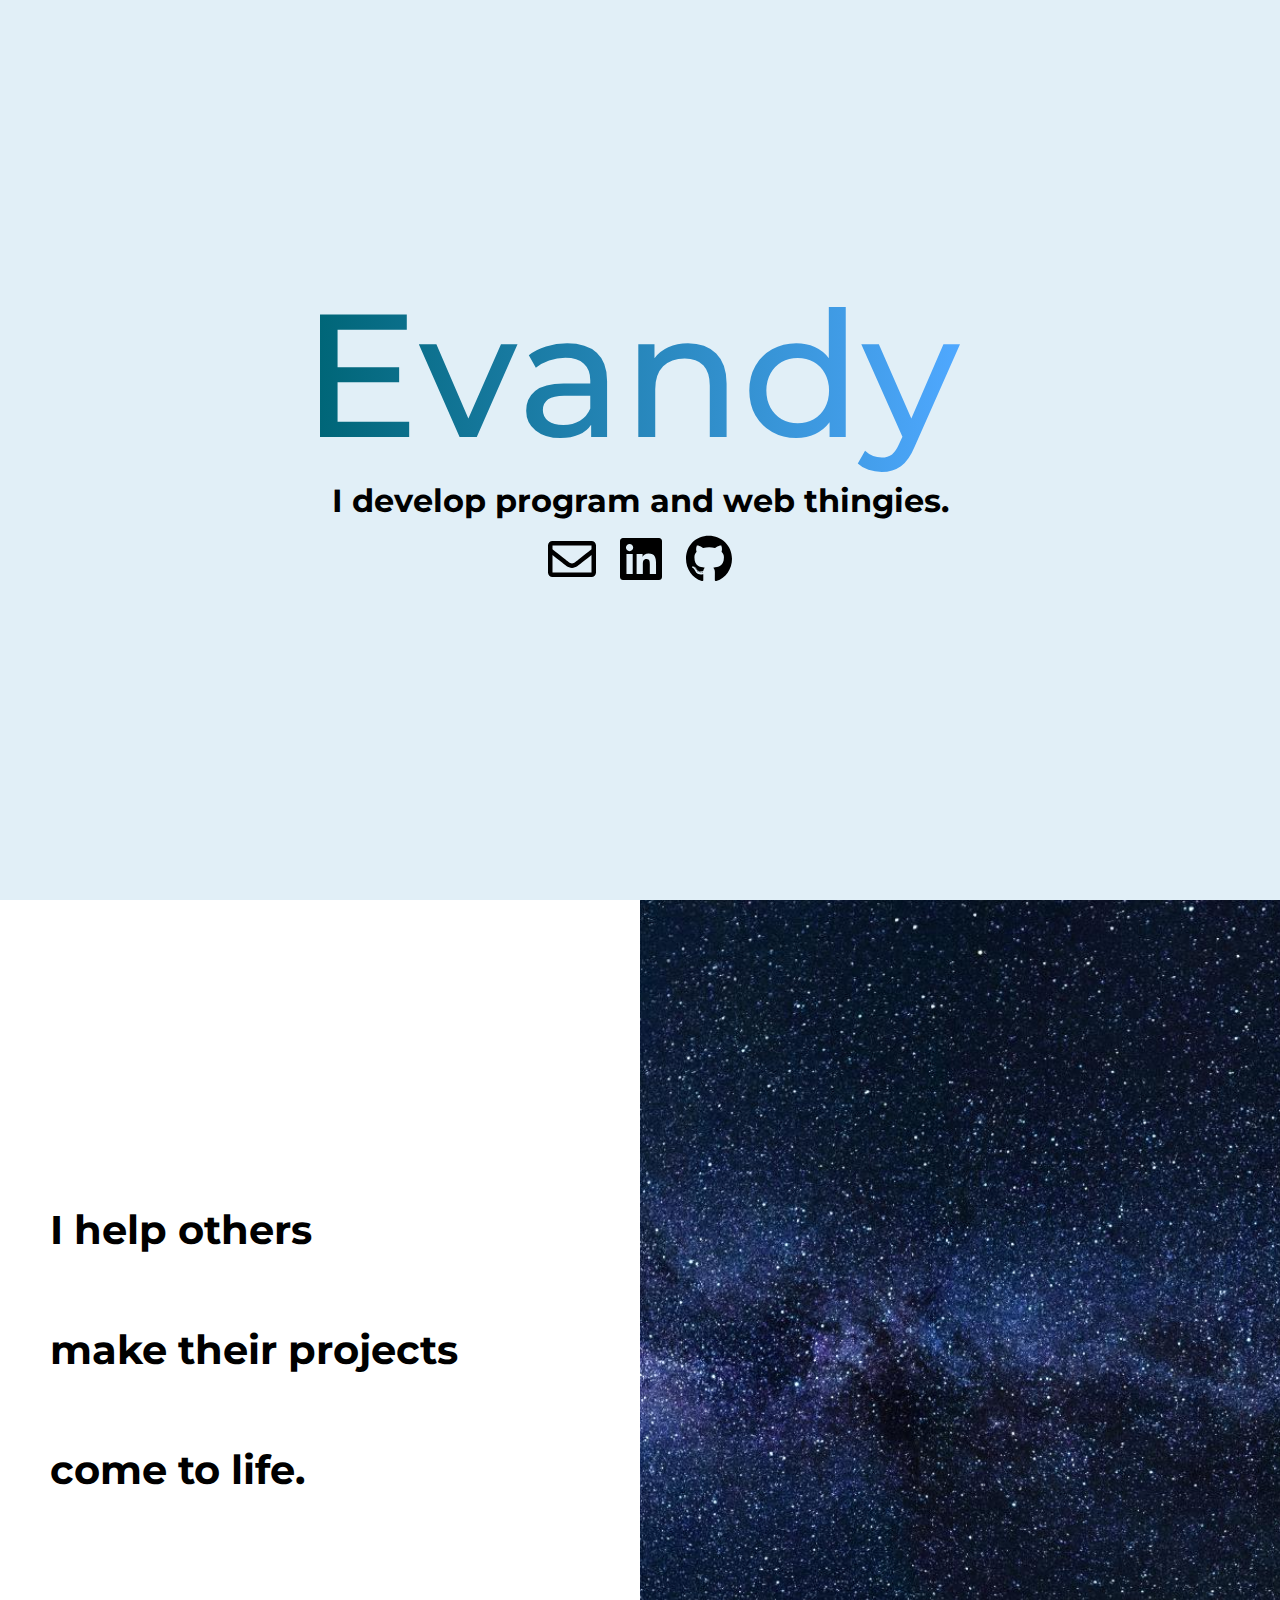
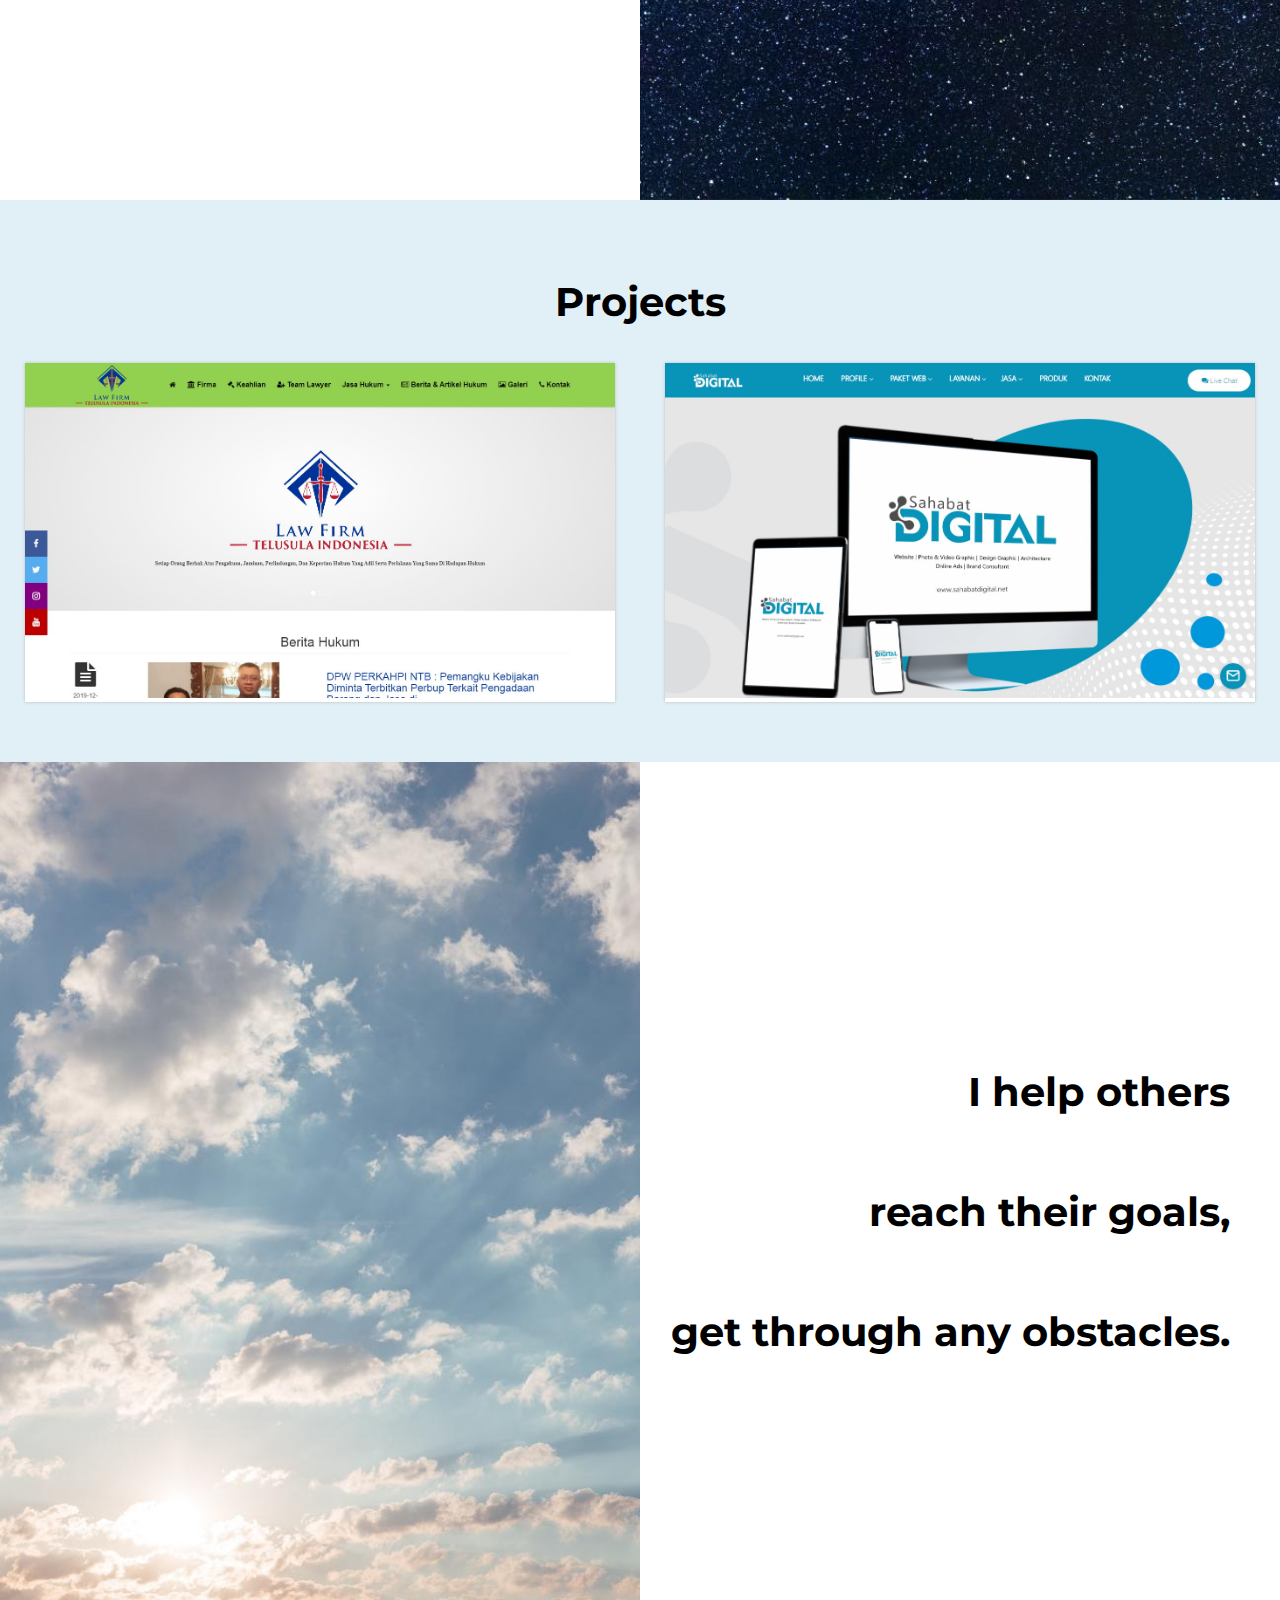
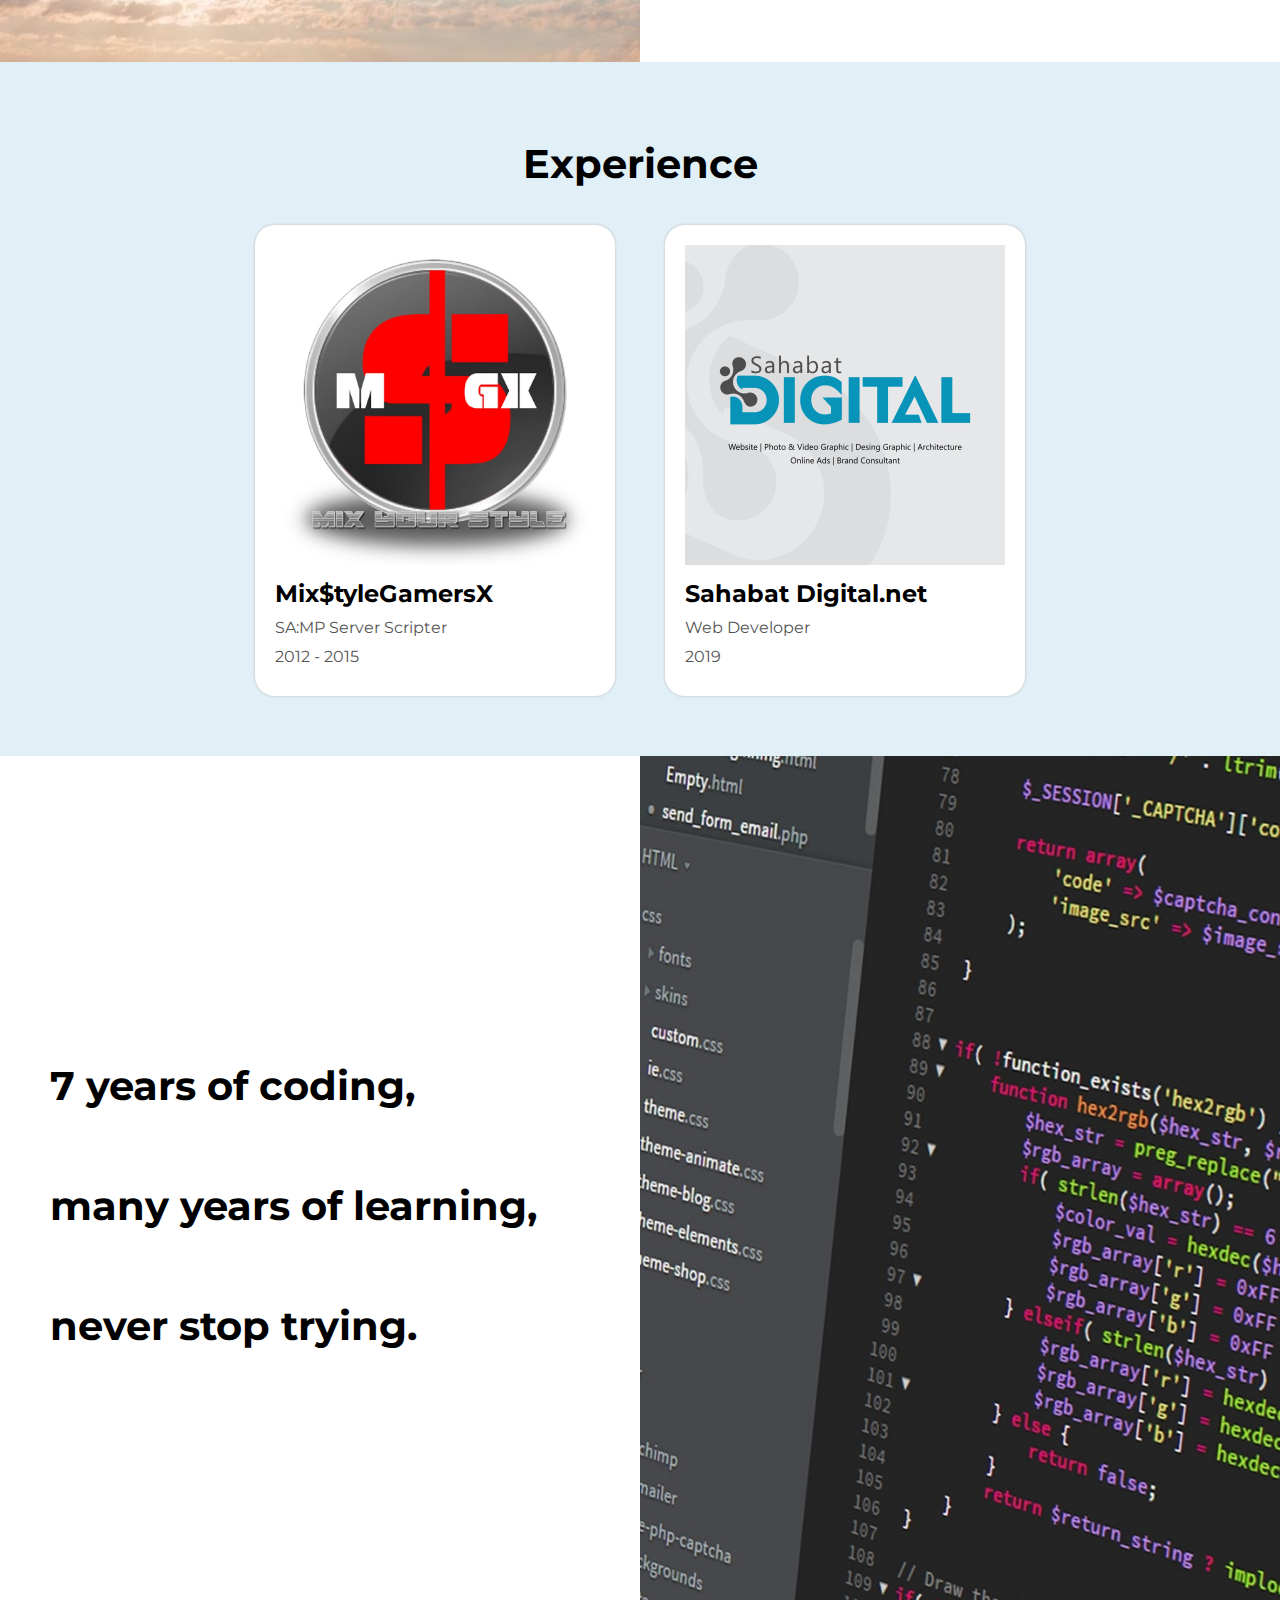
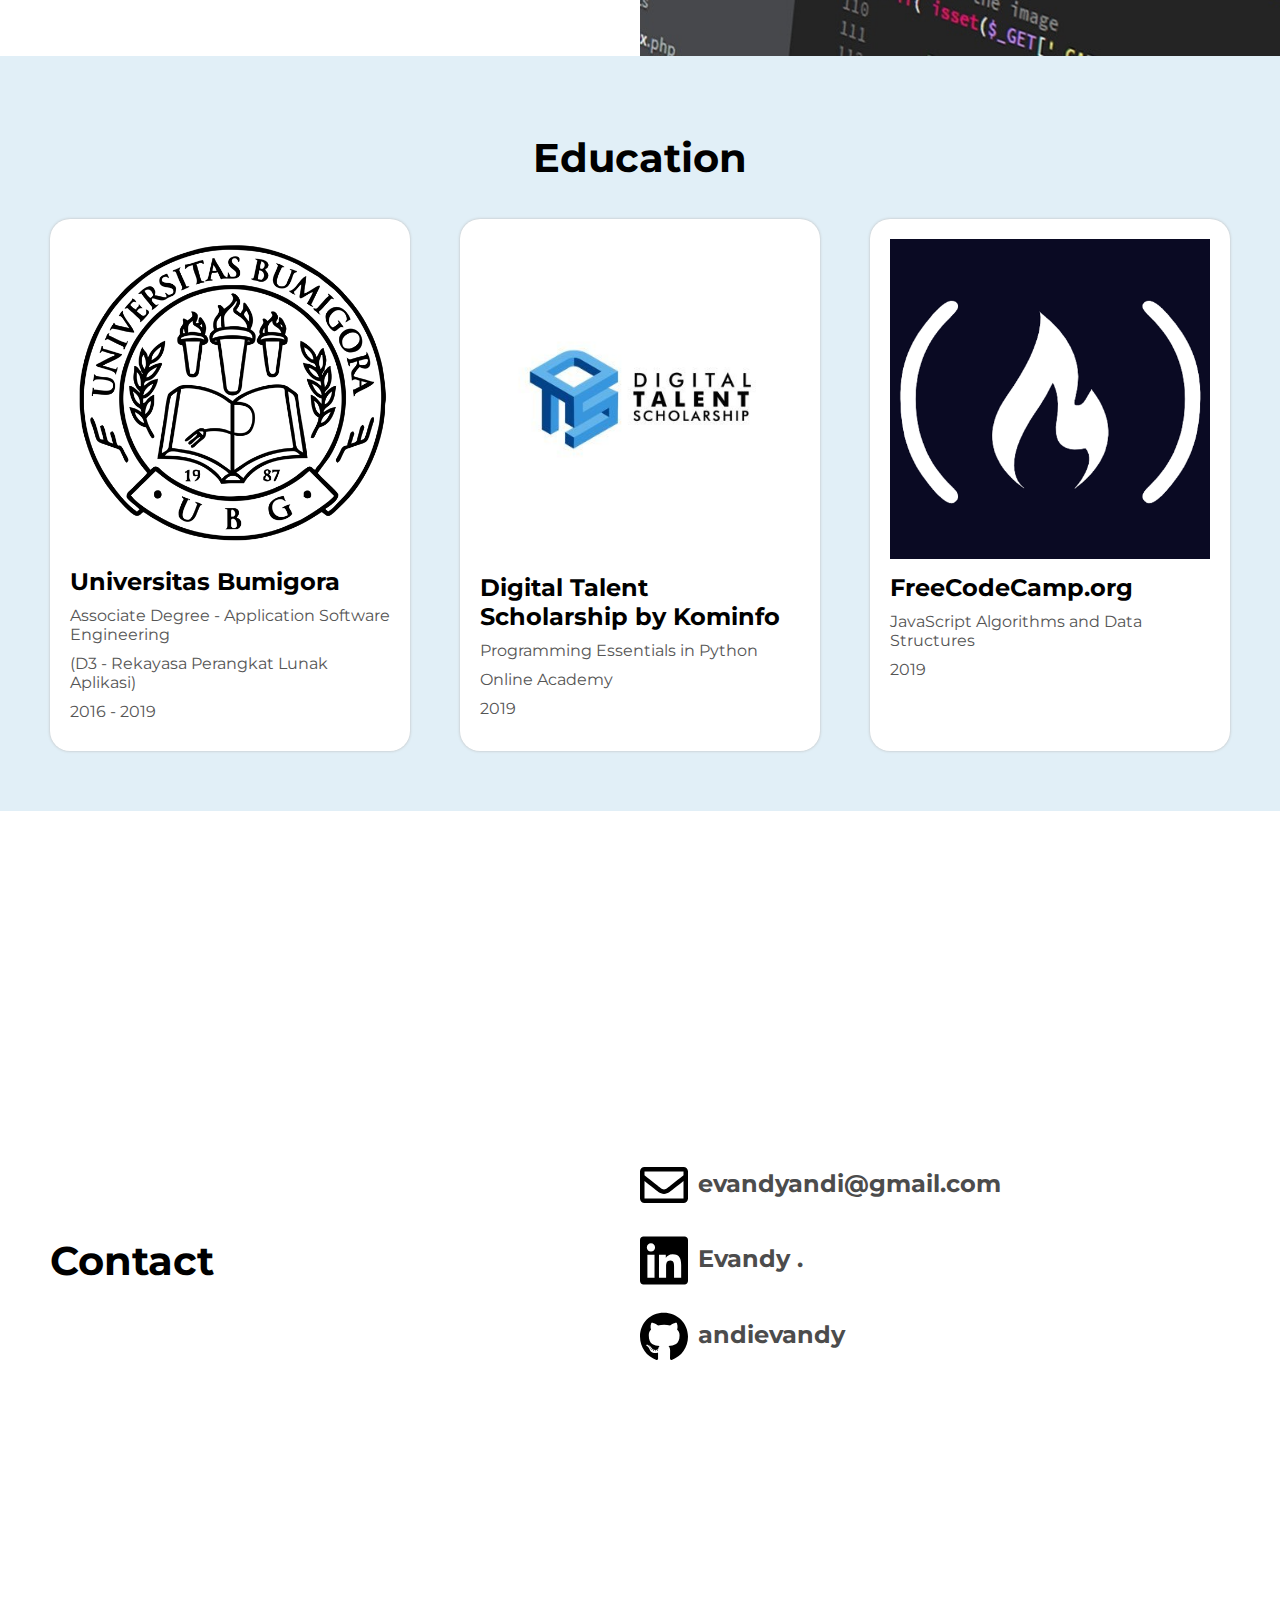
<file: index.html>
<!DOCTYPE html>
<html lang="en">
<head>
    <meta charset="UTF-8">
    <meta name="viewport" content="width=device-width, initial-scale=1.0">
    <meta http-equiv="X-UA-Compatible" content="ie=edge">
    <title>Evandy</title>
    <link rel="apple-touch-icon" sizes="180x180" href="apple-touch-icon.png">
    <link rel="icon" type="image/png" sizes="32x32" href="favicon-32x32.png">
    <link rel="icon" type="image/png" sizes="16x16" href="favicon-16x16.png">
    <link rel="manifest" href="site.webmanifest">
    <link href="https://fonts.googleapis.com/css?family=Montserrat:400,500,700&display=swap" rel="stylesheet">
    <link rel="stylesheet" href="css/style.css">
</head>
<body>
    <section class="landing">
        <div class="middle">
            <img src="img/name.svg">
            <h1>I develop program and web thingies.</h1>
            <div class="icon-contact">
                <a href="mailto:evandyandi@gmail.com" target="_blank" rel="noopener noreferer"><img src="img/envelope.svg" alt="E-mail"></a>
                <a href="https://www.linkedin.com/in/evandy-812979194/" target="_blank" rel="noopener noreferer"><img src="img/linkedin.svg" alt="LinkedIn"></a>
                <a href="https://www.github.com/andievandy/" target="_blank" rel="noopener noreferer"><img src="img/github.svg" alt="GitHub"></a>
            </div>
        </div>
    </section>
    <section class="section section1">
        <h1>
            I help others
            <br>make their projects
            <br>come to life.
        </h1>
        <div class="img-dream"></div>
    </section>
    <section class="section section-alt section-column section-pad">
        <h1>Projects</h1>
        
        <div class="project">
            <div class="project-card">
                <a href="https://www.telusulaindonesia-lawfirm.com" target="_blank" rel="noopener noreferer">
                    <img src="img/project-telusulaindonesia.jpg">
                    <div class="detail">
                        <h2>telusulaindonesia-lawfirm.com</h2>
                        <p>2019</p>
                    </div>
                </a>
            </div>
            <div class="project-card">
                <a href="https://www.sahabatdigital.net" target="_blank" rel="noopener noreferer">
                    <img src="img/project-sahabatdigital.jpg">
                    <div class="detail">
                        <h2>sahabatdigital.net</h2>
                        <p>2019 - with Sahabat Digital Team</p>
                    </div>
                </a>
            </div>
        </div>
    </section>
    <section class="section section2">
        <div class="img-goal"></div>
        <h1>
            I help others
            <br>reach their goals,
            <br>get through any obstacles.
        </h1>
    </section>
    <section class="section section-column section-alt section-pad">
        <h1>Experience</h1>
        <div class="experience">
            <div class="experience-card">
                <a href="https://www.youtube.com/user/MixStyleGamersX" target="_blank" rel="noopener noreferer">
                    <img src="img/mixstylegamersx.jpg">
                    <h2>Mix$tyleGamersX</h2>
                    <p>SA:MP Server Scripter</p>
                    <p>2012 - 2015</p>
                </a>
            </div>
            <div class="experience-card">
                <a href="https://www.sahabatdigital.net" target="_blank" rel="noopener noreferer">
                    <img src="img/sahabatdigital.jpeg">
                    <h2>Sahabat Digital.net</h2>
                    <p>Web Developer</p>
                    <p>2019</p>
                </a>
            </div>
        </div>
    </section>
    <section class="section section1">
        <h1>
            7 years of coding,
            <br>many years of learning,
            <br>never stop trying.
        </h1>
        <div class="img-code"></div>
    </section>
    <section class="section section-column section-alt section-pad">
        <h1>Education</h1>
        <div class="experience">
            <div class="experience-card">
                <a href="https://www.universitasbumigora.ac.id" target="_blank" rel="noopener noreferer">
                    <img src="img/universitasbumigora.png">
                    <h2>Universitas Bumigora</h2>
                    <p>Associate Degree - Application Software Engineering</p>
                    <p>(D3 - Rekayasa Perangkat Lunak Aplikasi)</p>
                    <p>2016 - 2019</p>
                </a>
            </div>
            <div class="experience-card">
                <a href="https://digitalent.kominfo.go.id" target="_blank" rel="noopener noreferer">
                    <img src="img/digitalent.jpg">
                    <h2>Digital Talent Scholarship by Kominfo</h2>
                    <p>Programming Essentials in Python</p>
                    <p>Online Academy</p>
                    <p>2019</p>
                </a>
            </div>
            <div class="experience-card">
                <a href="https://www.freecodecamp.org/certification/fcc78a133bf-4c3b-4530-acb0-d28d62efbdf5/javascript-algorithms-and-data-structures" target="_blank" rel="noopener noreferer">
                    <img src="img/freecodecamp.png">
                    <h2>FreeCodeCamp.org</h2>
                    <p>JavaScript Algorithms and Data Structures</p>
                    <p>2019</p>
                </a>
            </div>
        </div>
    </section>
    <section class="section section1">
        <h1>Contact</h1>
        <div class="contact">
            <p><a href="mailto:evandyandi@gmail.com" target="_blank" rel="noopener noreferer"><img src="img/envelope.svg" alt="E-mail">evandyandi@gmail.com</a></p>
            <p><a href="https://www.linkedin.com/in/evandy-812979194/" target="_blank" rel="noopener noreferer"><img src="img/linkedin.svg" alt="LinkedIn">Evandy .</a></p>
            <p><a href="https://www.github.com/andievandy/" target="_blank" rel="noopener noreferer"><img src="img/github.svg" alt="GitHub">andievandy</a></p>
        </div>
    </section>
</body>
</html>
</file>
<file: css/style.css>
/* General */

body {
    margin: 0;
    font-family: 'Montserrat', sans-serif;
}

.main {
    padding-top: 65px;
}

.container {
    padding: 0px 50px;
}

.button {
    padding: 15px;
    display: inline-block;
    text-decoration: none;
    background-color: #ffffff;
    color: #3c3c3c;
    margin: 10px 5px;
    box-shadow: 0px 1px 3px 0px #4c4c4c;
}

.button:hover {
    background-color: #eeeeee;
}

/* Landing Section */

.landing {
    align-items: center;
    display: grid;
    grid-template-rows: 1fr 1fr 1fr;
    grid-template-columns: 1fr 2fr 1fr;
    height: 100vh;
    background-color: #E1EFF7;
}

.landing .middle {
    grid-column: 2;
    grid-row: 2;
    text-align: center;
}

.landing h1 {
    margin: 5px 0;
}

.landing img {
    width: 100%;
}

.landing .icon-contact img {
    height: 48px;
    width: auto;
    vertical-align: middle;
    margin: 10px;
}

/* Navbar */
.navbar {
    position: fixed;
    background-color: #E1EFF7;
    width: 100%;
    box-shadow: 0px 1px 3px 0px #bbbbbb;
}

.navbar-container {
    margin: 10px 15px;
    text-align: center;
}

.navbar-container .logo {
    display: inline-block;
    height: 45px;
    width: 30px;
    vertical-align: middle;
    transition: 0.3s;
    background-size: contain;
    background-repeat: no-repeat;
    background-position: left center;
    background-image: url(../img/logo.svg);
}

.logo:hover {
    background-image: url(../img/name.svg);
    width: 176px;
}

.menu {
    display: inline-block;
    margin: 0 15px;
    padding: 0;
}

.menu li {
    display: inline;
    margin: 0;
}

.menu li a {
    text-decoration: none;
    padding: 24px;
    color: #000000;
}

.menu li a:hover, .menu li a.active {
    background-color: #ffffff;
}

footer {
    text-align: center;
    padding: 30px;
    background-color: #E1EFF7;
}

.section {
    display: flex;
    justify-content: space-between;
    align-items: center;
}

.section-pad {
    padding: 50px 0;
    box-sizing: border-box;
}

.section-alt {
    background-color: #E1EFF7;
}

.section h1 {
    font-size: 2.5em;
}

.section-column {
    flex-direction: column;
}

.section1, .section2 {
    height: 100vh;
}

.section2 h1 {
    padding-right: 50px;
    text-align: right;
    line-height: 3em;
}

.section1 h1 {
    padding-left: 50px;
    line-height: 3em;
}

@media (max-width: 1000px) {
    .section1 h1, .section2 h1 {
        font-size: 2em;
    }
}

.img-dream {
    background-image: url(../img/sky.jpg);
    height: 100%;
    width: 50%;
    background-size: cover;
    background-position: center;
}

.img-goal {
    background-image: url(../img/sky2.jpg);
    height: 100%;
    width: 50%;
    background-size: cover;
    background-position: left;
}

.img-code {
    background-image: url(../img/code.jpg);
    height: 100%;
    width: 50%;
    background-size: cover;
    background-position: left;
}

.experience {
    display: flex;
    flex-direction: row;
    justify-content: center;
    flex-wrap: wrap;
}

.experience-card {
    flex: 0 0 25%;
    margin: 10px 25px;
    padding: 20px;
    border-radius: 20px;
    padding: 20px;
    transition: 0.3s;
    transition-property: box-shadow;
    background-color: #ffffff;
    box-shadow: 0px 0px 3px 0px #bbbbbb;
}

.experience-card a {
    text-decoration: none;
    color: black;
}

.experience-card p, .experience-card h2 {
    margin: 10px 0;
}

.experience-card p {
    color: #555555;
}

.experience-card:hover {
    box-shadow: 0px 0px 20px 0px #bbbbbb;
}

.experience-card img {
    width: 100%;
}


.project {
    display: flex;
    flex-direction: row;
    justify-content: center;
    flex-wrap: wrap;
}

.project-card {
    position: relative;
    overflow: hidden;
    flex: 1 0 40%;
    margin: 10px 25px;
    transition: 0.3s;
    transition-property: box-shadow;
    background-color: #ffffff;
    box-shadow: 0px 0px 3px 0px #bbbbbb;
}

.project-card h2 {
    position: relative;
    bottom: 10px;
}

.project-card a {
    text-decoration: none;
    color: black;
}

.project-card p, .project-card h2 {
    margin: 10px 0;
}

.project-card:hover {
    box-shadow: 0px 0px 20px 0px #bbbbbb;
}

.project-card img {
    width: 100%;
}

.project-card .detail {
    background-color: rgba(0,0,0,0.5);
    color: #ffffff;
    position: absolute;
    left: 0px;
    padding: 10px;
    box-sizing: border-box;
    width: 100%;
}

.project-card:hover .detail {
    bottom: 0;
}

.contact {
    width: 50%;
}

.contact p {
    font-size: 1.5em;
}

.contact a {
    text-decoration: none;
    color: #4c4c4c;
    font-weight: bold;
}

.contact img {
    width: 48px;
    vertical-align: middle;
    margin-right: 10px;
}



@media (max-width: 667px) {

    .landing {
        grid-template-columns: 0.5fr 2fr 0.5fr;
    }

    .container {
        padding: 0px 25px;
    }

    .experience-card {
        flex: 1 0 80%;
    }

    .section {
        flex-direction: column;
        justify-content: center;
    }

    .img-dream, .img-goal, .img-code {
        width: 100%;
    }

    .section1 h1, .section2 h1 {
        line-height: 2em;
        font-size: 1.7em;
        padding: 0px;
        text-align: center;
    }

    .contact {
        width: 100%;
        text-align: center;
    }
}
</file>
